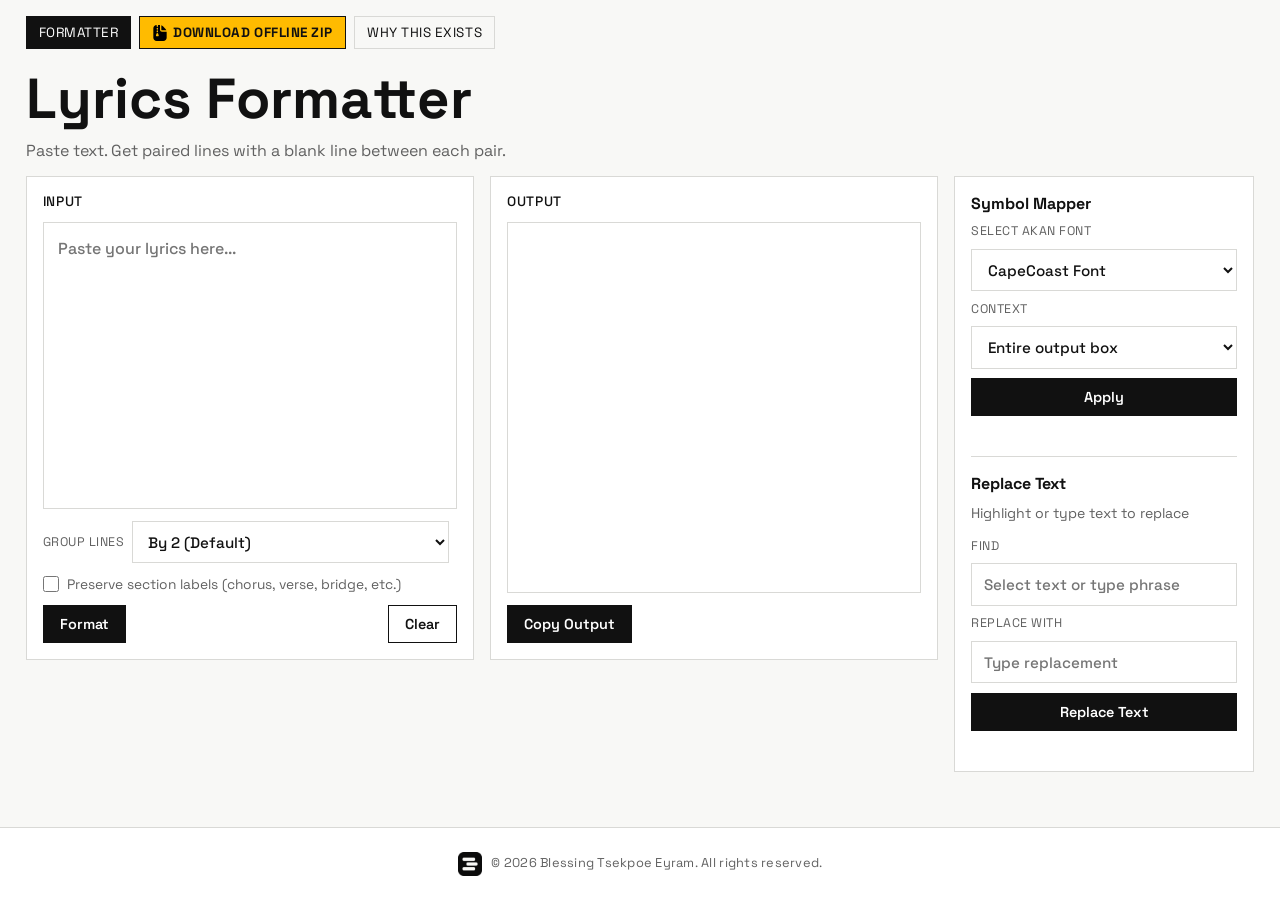
<file: index.html>
<!doctype html>
<html lang="en">
  <head>
    <meta charset="UTF-8" />
    <meta name="viewport" content="width=device-width, initial-scale=1.0" />
    <title>Lyrics Formatter</title>
    <meta name="description" content="Format lyrics into clean, readable grouped lines for projection and live use." />
    <meta property="og:type" content="website" />
    <meta property="og:title" content="Lyrics Formatter" />
    <meta property="og:description" content="Paste text, group lines, and format lyrics in seconds." />
    <meta property="og:url" content="https://lyrics-formatter.vercel.app/" />
    <meta property="og:image" content="https://lyrics-formatter.vercel.app/assets/images/preview.png" />
    <meta property="og:image:alt" content="Lyrics Formatter preview image" />
    <meta name="twitter:card" content="summary_large_image" />
    <meta name="twitter:title" content="Lyrics Formatter" />
    <meta name="twitter:description" content="Paste text, group lines, and format lyrics in seconds." />
    <meta name="twitter:image" content="https://lyrics-formatter.vercel.app/assets/images/preview.png" />
    <link rel="stylesheet" href="assets/css/style.css" />
    <link rel="shortcut icon" href="assets/images/logo.png" type="image/x-icon">
  </head>
  <body>
    <main class="app-shell">
      <nav class="top-nav" aria-label="Primary">
        <a href="index.html" class="nav-link current" aria-current="page">Formatter</a>
        <a href="resources/lyrics_formatter-main.zip" class="nav-link nav-download" download><img src="assets/icons/file-zipper.svg" alt="zip-download" title="Download zip file for offline use"> Download Offline Zip</a>
        <a href="pages/why.html" class="nav-link">Why This Exists</a>
      </nav>
      <header class="hero">
        <h1>Lyrics Formatter</h1>
        <p class="subtitle">
          Paste text. Get paired lines with a blank line between each pair.
        </p>
      </header>

      <section class="panel-grid" aria-label="Formatter">
        <div class="editor-panels">
          <article class="panel">
            <div class="panel-head">
              <h2>Input</h2>
            </div>
            <label class="sr-only" for="inputText">Input text</label>
            <textarea
              id="inputText"
              placeholder="Paste your lyrics here..."
              spellcheck="false"
            ></textarea>
            <div class="grouping-controls" aria-label="Alternate pairing modes">
              <label for="groupSizeMode">Group Lines</label>
              <select id="groupSizeMode">
                <option value="2" selected>By 2 (Default)</option>
                <option value="3">By 3</option>
                <option value="custom">Custom</option>
              </select>
              <input
                id="customGroupSize"
                type="number"
                min="1"
                max="12"
                step="1"
                value="4"
                aria-label="Custom group size"
                class="hidden"
              />
            </div>
            <label class="option-toggle" for="preservePatternsToggle">
              <input id="preservePatternsToggle" type="checkbox"/>
              <span>Preserve section labels (chorus, verse, bridge, etc.)</span>
            </label>
            <div class="panel-actions">
              <button id="formatBtn" type="button">Format</button>
              <button id="clearBtn" type="button" class="ghost">Clear</button>
            </div>
          </article>

          <article class="panel">
            <div class="panel-head">
              <h2>Output</h2>
            </div>
            <label class="sr-only" for="outputText">Formatted output</label>
            <textarea id="outputText" spellcheck="false"></textarea>
            <div class="panel-actions">
              <button id="copyBtn" type="button">Copy Output</button>
              <p id="statusText" role="status" aria-live="polite"></p>
            </div>
          </article>
        </div>

        <aside class="panel tools-panel" aria-label="Extra tools">
          <section class="tool-section mapper-section">
            <h3>Symbol Mapper</h3>
            <!-- <p class="tool-help">
              Converts local-language characters to projection symbols with
              preview.
            </p> -->

            <label for="symbolPreset">Select Akan Font</label>
            <select id="symbolPreset">
              <option value="akanSymbolsSetOne">CapeCoast Font</option>
              <option value="akanSymbolsSetTwo">Twi Times New Roman</option>
              <option value="english">English (No conversion)</option>
            </select>

            <label for="mapperContext">Context</label>
            <select id="mapperContext">
              <option value="all">Entire output box</option>
              <option value="selected">Selected text</option>
            </select>

            <div class="inline-actions">
              <!-- <button id="previewMapperBtn" type="button" class="ghost">
                Preview
              </button> -->
              <button id="applyMapperBtn" type="button">Apply</button>
            </div>

            <p id="mapperStatus" class="tool-meta" role="status" aria-live="polite"></p>
          </section>
          <section class="tool-section">
            <h3>Replace Text</h3>
            <p class="tool-help">Highlight or type text to replace</p>
            <!-- <p id="replaceScope" class="tool-meta">Target: Input</p> -->

            <label for="replaceFind">Find</label>
            <input
              id="replaceFind"
              type="text"
              placeholder="Select text or type phrase"
            />

            <label for="replaceWith">Replace With</label>
            <input
              id="replaceWith"
              type="text"
              placeholder="Type replacement"
            />

            <button id="replaceBtn" type="button">Replace Text</button>
            <p
              id="replaceStatus"
              class="tool-meta"
              role="status"
              aria-live="polite"
            ></p>
          </section>
        </aside>
      </section>
    </main>

    <script src="assets/js/script.js"></script>

    <footer class="site-footer">
      <p><img src="assets/images/logo.png" alt="Logo"> &copy; 2026 <a href="https://github.com/betsekpoe" class="footer-link" target="_blank" rel="noopener noreferrer">Blessing Tsekpoe Eyram</a>. All rights reserved.</p>
    </footer>
  </body>
</html>
</file>
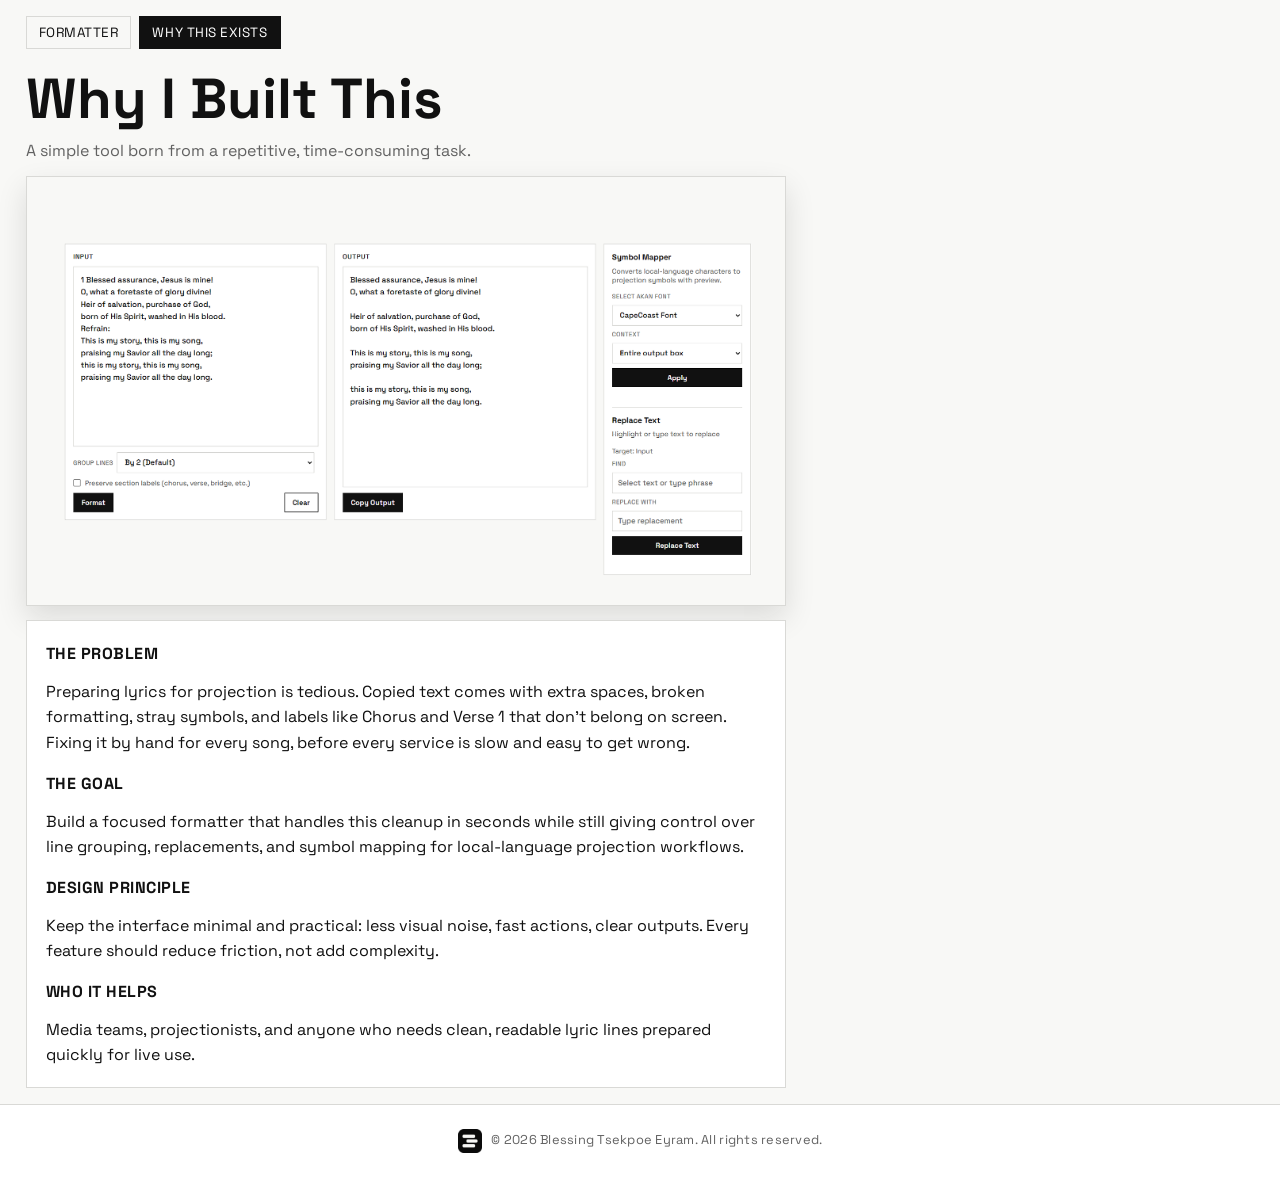
<file: pages/why.html>
<!doctype html>
<html lang="en">
  <head>
    <meta charset="UTF-8" />
    <meta name="viewport" content="width=device-width, initial-scale=1.0" />
    <title>Why This Exists | Lyrics Formatter</title>
    <link rel="stylesheet" href="../assets/css/style.css" />
    <link rel="shortcut icon" href="../assets/images/logo.png" type="image/x-icon">
  </head>
  <body class="page-story">
    <main class="app-shell story-shell">
      <nav class="top-nav" aria-label="Primary">
        <a href="../index.html" class="nav-link">Formatter</a>
        <a href="why.html" class="nav-link current" aria-current="page"
          >Why This Exists</a
        >
      </nav>

      <header class="hero">
        <h1>Why I Built This</h1>
        <p class="subtitle">
          A simple tool born from a repetitive, time-consuming task.
        </p>
      </header>

      <figure class="story-visual">
        <img
          src="../assets/images/screenshots/fullscreen.png"
          alt="A visual related to the project story"
          class="story-image"
        />
      </figure>

      <section class="story-card" aria-label="Project story">
        <h2>The Problem</h2>
        <p>
          Preparing lyrics for projection is tedious. Copied text comes with
          extra spaces, broken formatting, stray symbols, and labels like Chorus
          and Verse 1 that don't belong on screen. <br />
          Fixing it by hand for every song, before every service is slow and
          easy to get wrong.
        </p>

        <h2>The Goal</h2>
        <p>
          Build a focused formatter that handles this cleanup in seconds while
          still giving control over line grouping, replacements, and symbol
          mapping for local-language projection workflows.
        </p>

        <h2>Design Principle</h2>
        <p>
          Keep the interface minimal and practical: less visual noise, fast
          actions, clear outputs. Every feature should reduce friction, not add
          complexity.
        </p>

        <h2>Who It Helps</h2>
        <p>
          Media teams, projectionists, and anyone who needs clean, readable
          lyric lines prepared quickly for live use.
        </p>
      </section>
    </main>

    <!-- Feedback form disabled until the feature is implemented.
    <aside class="feedback-form-container" aria-label="Feedback form">
      <form class="feedback-form" aria-label="Suggest changes or features">
        <h3>Feedback</h3>
        <label for="feedback-name">Name</label>
        <input
          id="feedback-name"
          type="text"
          placeholder="Your name"
          class="feedback-input"
        />

        <label for="feedback-email">Email</label>
        <input
          id="feedback-email"
          type="email"
          placeholder="user@email.com"
          class="feedback-input"
        />

        <label for="feedback-message">Message</label>
        <textarea
          id="feedback-message"
          placeholder="Suggest features, report bugs, or share ideas..."
          class="feedback-textarea"
        ></textarea>

        <button type="submit" class="feedback-submit">Send</button>
        <p class="feedback-status" role="status" aria-live="polite"></p>
      </form>
    </aside>
    -->

    <footer class="site-footer">
      <p><img src="../assets/images/logo.png" alt="Logo"> &copy; 2026 <a href="https://github.com/betsekpoe" class="footer-link" target="_blank" rel="noopener noreferrer">Blessing Tsekpoe Eyram</a>. All rights reserved.</p>
    </footer>
  </body>
</html>
</file>
<file: assets/css/style.css>
:root {
	--bg: #f8f8f6;
	--ink: #111111;
	--muted: #616161;
	--line: #d9d9d6;
	--surface: #ffffff;
	--yellow: #ffbb00;
}

@font-face {
	font-family: "Space Grotesk";
	src: url("../fonts/SpaceGrotesk.woff2") format("woff2");
	font-style: normal;
	font-weight: 400 700;
	font-display: swap;
}

* {
	box-sizing: border-box;
}

body {
	margin: 0;
	min-height: 100vh;
	height: auto;
	display: flex;
	flex-direction: column;
	font-family: "Space Grotesk", "Segoe UI", sans-serif;
	color: var(--ink);
	background: var(--bg);
	overflow-x: hidden;
	overflow-y: auto;
}

.app-shell {
	width: min(1400px, 96vw);
	height: auto;
	margin: 1rem auto;
	display: grid;
	grid-template-rows: auto;
	gap: 0.9rem;
}

.hero {
	margin-bottom: 0;
}

.top-nav {
	display: flex;
	gap: 0.5rem;
}

.nav-link {
	border: 1px solid var(--line);
	color: var(--ink);
	text-decoration: none;
	padding: 0.45rem 0.75rem;
	font-size: 0.84rem;
	letter-spacing: 0.04em;
	text-transform: uppercase;
}

.nav-link:hover {
	border-color: var(--ink);
}

.nav-link.nav-download {
  font-weight: bold;
	border-color: var(--ink);
	color: var(--ink);
  background: var(--yellow);
	display: inline-flex;
	align-items: center;
}

.nav-link.nav-download img {
	width: 16px;
	height: 16px;
	vertical-align: middle;
	margin-right: 0.3rem;
}

.nav-link.current {
	background: var(--ink);
	border-color: var(--ink);
	color: #fff;
}

.eyebrow {
	margin: 0;
	font-weight: 500;
	letter-spacing: 0.02em;
	text-transform: uppercase;
	color: var(--muted);
	font-size: 0.78rem;
}

h1 {
	margin: 0.35rem 0 0.75rem;
	font-size: clamp(2rem, 4.4vw, 4rem);
	line-height: 1.05;
	max-width: 14ch;
}

.subtitle {
	margin: 0;
	max-width: 58ch;
	color: var(--muted);
	font-size: 1rem;
}

.panel-grid {
	display: grid;
	grid-template-columns: minmax(0, 1fr) 300px;
	gap: 1rem;
	align-items: stretch;
	min-height: 0;
}

.editor-panels {
	margin-bottom: 7rem;
	display: grid;
	grid-template-columns: repeat(2, minmax(0, 1fr));
	gap: 1rem;
	min-height: 0;
}

.panel {
	border: 1px solid var(--line);
	background: var(--surface);
	border-radius: 0;
	padding: 1rem;
	display: grid;
	grid-template-rows: auto 1fr auto;
	gap: 0.75rem;
	min-height: 0;
}

.panel-head h2 {
	margin: 0;
	font-size: 0.85rem;
	font-weight: 500;
	letter-spacing: 0.05em;
	text-transform: uppercase;
}

.tools-panel {
	display: flex;
	flex-direction: column;
	gap: 1rem;
	align-content: start;
	overflow: auto;
	height: fit-content;
}

.tools-panel .tool-section {
	gap: 0.6rem;
}

.tools-panel .tool-section + .tool-section {
	padding-top: 1rem;
	border-top: 1px solid var(--line);
}

.tool-section {
	display: grid;
	gap: 0.55rem;
}

.tool-section h3 {
	margin: 0;
	font-size: 1rem;
}

.tool-help {
	margin: 0 0 0.4rem;
	font-size: 0.88rem;
	color: var(--muted);
}

.tool-section label {
	font-size: 0.78rem;
	letter-spacing: 0.04em;
	text-transform: uppercase;
	color: var(--muted);
}

input[type="text"] {
	width: 100%;
	border-radius: 0;
	border: 1px solid var(--line);
	background: #fff;
	padding: 0.6rem 0.7rem;
	font:
		500 0.95rem/1.4 "Space Grotesk",
		"Segoe UI",
		sans-serif;
	color: var(--ink);
}

select {
	width: 100%;
	border-radius: 0;
	border: 1px solid var(--line);
	background: #fff;
	padding: 0.6rem 0.7rem;
	font:
		500 0.95rem/1.4 "Space Grotesk",
		"Segoe UI",
		sans-serif;
	color: var(--ink);
}

input[type="text"]:focus {
	outline: none;
	border-color: var(--ink);
}

select:focus {
	outline: none;
	border-color: var(--ink);
}

.inline-actions {
	display: flex;
	flex-wrap: wrap;
	gap: 0.5rem;
}

.inline-actions button {
	flex: 1 1 120px;
}

.hidden {
	display: none;
}

.mapper-section {
	margin-top: 0;
	padding-top: 0;
}

.tool-meta {
	margin: 0;
	min-height: 1.1em;
	font-size: 0.84rem;
	color: var(--muted);
}

.option-toggle {
	display: inline-flex;
	align-items: center;
	gap: 0.5rem;
	margin: 0;
	font-size: 0.86rem;
	color: var(--muted);
}

.option-toggle input[type="checkbox"] {
	width: 1rem;
	height: 1rem;
	margin: 0;
}

.grouping-controls {
	display: grid;
	grid-template-columns: auto 1fr auto;
	align-items: center;
	gap: 0.5rem;
}

.grouping-controls label {
	font-size: 0.78rem;
	letter-spacing: 0.04em;
	text-transform: uppercase;
	color: var(--muted);
}

#customGroupSize {
	width: 5.25rem;
	border-radius: 0;
	border: 1px solid var(--line);
	background: #fff;
	padding: 0.6rem 0.55rem;
	font:
		500 0.95rem/1.4 "Space Grotesk",
		"Segoe UI",
		sans-serif;
	color: var(--ink);
}

#customGroupSize:focus {
	outline: none;
	border-color: var(--ink);
}

textarea {
	width: 100%;
	min-height: 0;
	height: 100%;
	resize: none;
	border-radius: 0;
	border: 1px solid var(--line);
	background: #fff;
	padding: 0.9rem;
	font:
		500 1rem/1.55 "Space Grotesk",
		"Segoe UI",
		sans-serif;
	color: var(--ink);
}

textarea:focus {
	outline: none;
	border-color: var(--ink);
}

.panel-actions {
	display: flex;
	align-items: center;
	justify-content: space-between;
	gap: 0.75rem;
	flex-wrap: wrap;
}

button {
	border: 1px solid var(--ink);
	border-radius: 0;
	background: var(--ink);
	color: #fff;
	font:
		600 0.9rem "Space Grotesk",
		"Segoe UI",
		sans-serif;
	padding: 0.55rem 1rem;
	cursor: pointer;
	transition:
		background-color 140ms ease,
		color 140ms ease;
}

button:hover {
	background: #303030;
}

button:active {
	background: #000;
}

button.ghost {
	color: var(--ink);
	background: #fff;
}

#statusText {
	margin: 0;
	min-height: 1.2em;
	font-size: 0.86rem;
	color: var(--muted);
}

#statusText.success {
	color: var(--ink);
	font-weight: 500;
}

.story-shell {
	height: auto;
}

body.page-story .app-shell {
	min-height: calc(100vh - 2rem);
}

.story-card {
	border: 1px solid var(--line);
	background: var(--surface);
	padding: 1.2rem;
	display: grid;
	gap: 0.9rem;
	max-width: 76ch;
}

.story-visual {
	margin: 0;
	width: min(76ch, 100%);
}

.story-image {
	display: block;
	width: 100%;
	height: auto;
	border: 1px solid var(--line);
	box-shadow: 0 12px 28px rgba(17, 17, 17, 0.12);
	transition:
		transform 180ms ease,
		box-shadow 180ms ease,
		filter 180ms ease;
}

.story-image:hover {
	transform: translateY(-3px) scale(1.01);
	box-shadow: 0 18px 38px rgba(17, 17, 17, 0.18);
	filter: saturate(1.04) contrast(1.02);
}

.story-image:focus-visible {
	outline: 2px solid var(--ink);
	outline-offset: 3px;
}

.story-card h2 {
	margin: 0.2rem 0 0;
	font-size: 1rem;
	letter-spacing: 0.03em;
	text-transform: uppercase;
}

.story-card p {
	margin: 0;
	line-height: 1.6;
	color: var(--ink);
}

.sr-only {
	position: absolute;
	width: 1px;
	height: 1px;
	padding: 0;
	margin: -1px;
	overflow: hidden;
	clip: rect(0, 0, 0, 0);
	white-space: nowrap;
	border: 0;
}

.feedback-form-container {
	position: fixed;
	left: calc(50% + 38ch + 1rem);
	bottom: 7rem;
	width: 280px;
	max-height: 80vh;
	z-index: 100;
}

.feedback-form {
	background: var(--surface);
	border: 1px solid var(--line);
	padding: 1rem;
	display: grid;
	gap: 0.6rem;
	box-shadow: 0 8px 24px rgba(17, 17, 17, 0.1);
	overflow-y: auto;
}

.feedback-form h3 {
	margin: 0;
	font-size: 0.9rem;
	font-weight: 600;
	letter-spacing: 0.03em;
	text-transform: uppercase;
	color: var(--ink);
}

.feedback-form label {
	margin-top: 0.3rem;
	font-size: 0.75rem;
	letter-spacing: 0.04em;
	text-transform: uppercase;
	color: var(--muted);
	font-weight: 500;
}

.feedback-input,
.feedback-textarea {
	width: 100%;
	border: 1px solid var(--line);
	border-radius: 0;
	background: #fff;
	padding: 0.5rem;
	font:
		500 0.85rem/1.4 "Space Grotesk",
		"Segoe UI",
		sans-serif;
	color: var(--ink);
	box-sizing: border-box;
}

.feedback-input:focus,
.feedback-textarea:focus {
	outline: none;
	border-color: var(--ink);
	background: #fafafa;
}

.feedback-textarea {
	min-height: 80px;
	resize: vertical;
	font-family: "Space Grotesk", "Segoe UI", sans-serif;
}

.feedback-submit {
	width: 100%;
	padding: 0.5rem 0.75rem;
	font-size: 0.8rem;
	margin-top: 0.3rem;
	cursor: pointer;
}

.feedback-status {
	margin: 0;
	font-size: 0.75rem;
	color: var(--muted);
	min-height: 1em;
	text-align: center;
}

.feedback-status.success {
	color: #2d7a3e;
	font-weight: 500;
}

.feedback-status.error {
	color: #b91c1c;
}

.site-footer {
	text-align: center;
	padding: 1.5rem 1rem;
	border-top: 1px solid var(--line);
	margin-top: auto;
	background: var(--surface);
}

.site-footer img {
	width: 24px;
	height: 24px;
	vertical-align: middle;
	margin-right: 0.4rem;
}

.site-footer p {
	margin: 0;
	font-size: 0.8rem;
	color: var(--muted);
	letter-spacing: 0.02em;
}

.footer-link {
	color: var(--muted);
	text-decoration: none;
	border-bottom: 1px solid transparent;
	transition:
		color 140ms ease,
		border-color 140ms ease;
}

.footer-link:hover {
	color: var(--ink);
	border-bottom-color: var(--ink);
}

@media (max-width: 900px) {
	body {
		height: auto;
		min-height: 100vh;
		overflow: auto;
	}

	.app-shell {
		height: auto;
		margin: 1.25rem auto 1.5rem;
		display: block;
	}

	h1 {
		max-width: 100%;
	}

	.panel-grid {
		grid-template-columns: 1fr;
	}

	.editor-panels {
		grid-template-columns: 1fr;
	}

	.story-visual {
		width: 100%;
	}

	textarea {
		min-height: 250px;
		height: auto;
		resize: vertical;
	}

	.tools-panel {
		overflow: visible;
	}
}
</file>
